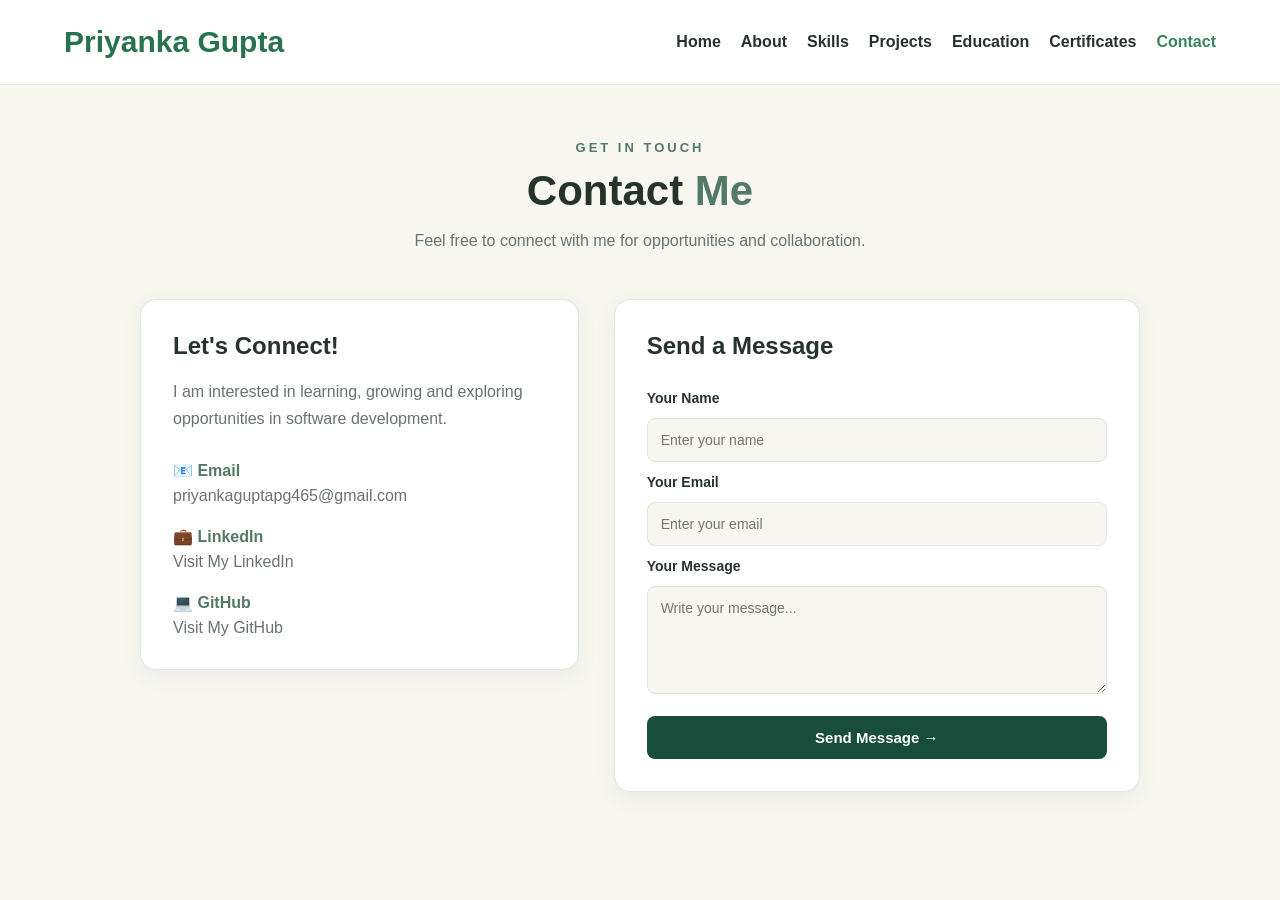
<file: contact.html>
<!DOCTYPE html>
<html lang="en">

<head>
    <meta charset="UTF-8">
    <meta name="viewport" content="width=device-width, initial-scale=1.0">
    <title>Contact | Priyanka Gupta</title>
    <link rel="stylesheet" href="style.css">
</head>

<body>

    <header class="header">
        <a href="index.html" class="logo">Priyanka Gupta</a>

        <nav class="navbar">
            <a href="index.html">Home</a>
            <a href="about.html">About</a>
            <a href="skills.html">Skills</a>
            <a href="projects.html">Projects</a>
            <a href="education.html">Education</a>
            <a href="certificates.html">Certificates</a>
            <a href="contact.html" class="active">Contact</a>
        </nav>
    </header>

    <main class="contact-section">

        <div class="page-heading">
            <p class="section-tag">GET IN TOUCH</p>
            <h1>Contact <span>Me</span></h1>
            <p>Feel free to connect with me for opportunities and collaboration.</p>
        </div>

        <div class="contact-container">

            <div class="contact-info">
                <h2>Let's Connect!</h2>

                <p>
                    I am interested in learning, growing and exploring
                    opportunities in software development.
                </p>

                <div class="contact-detail">
                    <strong>📧 Email</strong>
                    <p>
                        <a href="mailto:priyankaguptapg465@gmail.com">
                            priyankaguptapg465@gmail.com
                        </a>
                    </p>
                </div>

                <div class="contact-detail">
                    <strong>💼 LinkedIn</strong>
                    <p>
                        <a href="https://www.linkedin.com/in/priyanka-gupta-a5971a37a/"
                            target="_blank" rel="noopener noreferrer">
                            Visit My LinkedIn
                        </a>
                    </p>
                </div>

                <div class="contact-detail">
                    <strong>💻 GitHub</strong>
                    <p>
                        <a href="https://github.com/priyankaguptapg465-gif"
                            target="_blank" rel="noopener noreferrer">
                            Visit My GitHub
                        </a>
                    </p>
                </div>
            </div>

            <form class="contact-form"
                onsubmit="event.preventDefault(); alert('Thank you for your message! This demo form is not connected to a server yet.');">

                <h2>Send a Message</h2>

                <label for="name">Your Name</label>
                <input type="text" id="name" name="name"
                    placeholder="Enter your name" required>

                <label for="email">Your Email</label>
                <input type="email" id="email" name="email"
                    placeholder="Enter your email" required>

                <label for="message">Your Message</label>
                <textarea id="message" name="message" rows="5"
                    placeholder="Write your message..." required></textarea>

                <button type="submit">Send Message →</button>

            </form>

        </div>

    </main>

</body>

</html>
</file>
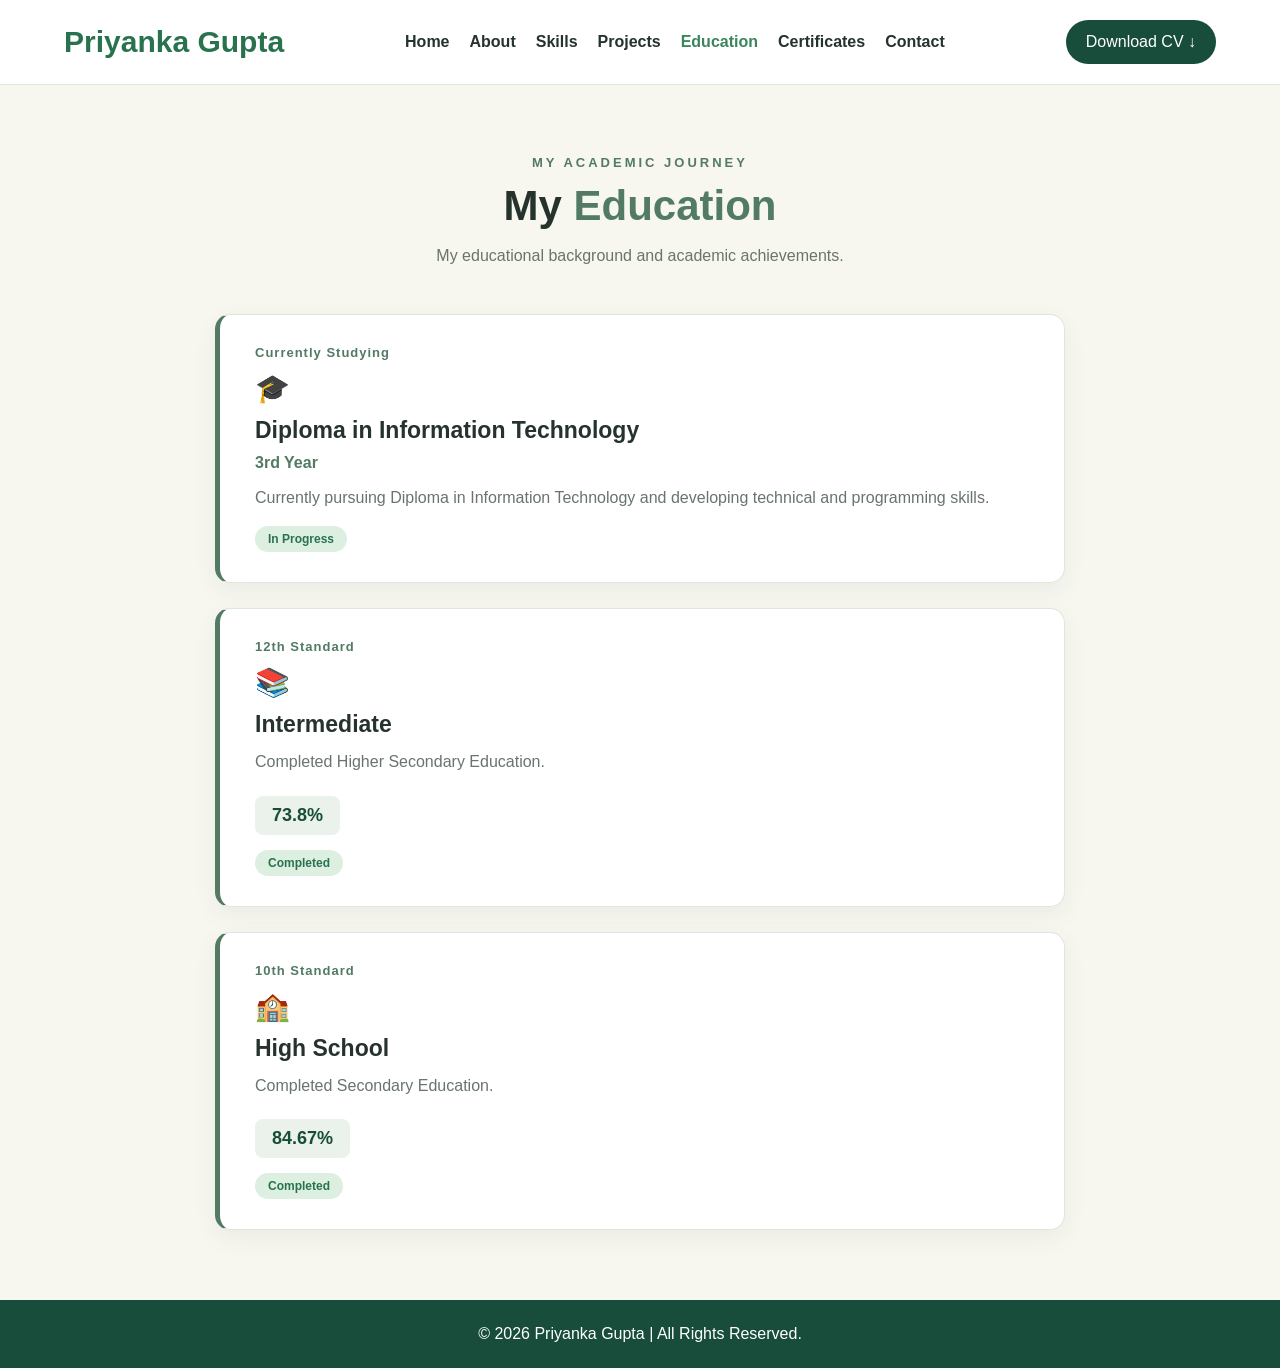
<file: education.html>
<!DOCTYPE html>
<html lang="en">

<head>
    <meta charset="UTF-8">
    <meta name="viewport" content="width=device-width, initial-scale=1.0">

    <meta name="description" content="Explore Priyanka Gupta's educational background and academic achievements.">

    <title>Education | Priyanka Gupta</title>

    <link rel="stylesheet" href="style.css">
</head>

<body>

    <!-- Navigation Bar -->
    <header class="header">

        <a href="index.html" class="logo">Priyanka Gupta</a>

        <nav class="navbar" aria-label="Main navigation">
            <a href="index.html">Home</a>
            <a href="about.html">About</a>
            <a href="skills.html">Skills</a>
            <a href="projects.html">Projects</a>
            <a href="education.html" class="active">Education</a>
            <a href="certificates.html">Certificates</a>
            <a href="contact.html">Contact</a>
        </nav>

        <a href="Priyanka_Gupta_CV_2026.pdf" class="cv-btn" download>
            Download CV ↓
        </a>

    </header>

    <!-- Education Section -->
    <main class="education-section">

        <div class="page-heading">

            <p class="section-tag">MY ACADEMIC JOURNEY</p>

            <h1>My <span>Education</span></h1>

            <p>
                My educational background and academic achievements.
            </p>

        </div>

        <!-- Education Timeline -->
        <div class="education-timeline">

            <!-- Diploma -->
            <div class="education-card">

                <div class="edu-year">Currently Studying</div>

                <div class="edu-icon">🎓</div>

                <h2>Diploma in Information Technology</h2>

                <h3>3rd Year</h3>

                <p>
                    Currently pursuing Diploma in Information Technology
                    and developing technical and programming skills.
                </p>

                <span class="edu-status">In Progress</span>

            </div>

            <!-- Intermediate -->
            <div class="education-card">

                <div class="edu-year">12th Standard</div>

                <div class="edu-icon">📚</div>

                <h2>Intermediate</h2>

                <p>Completed Higher Secondary Education.</p>

                <div class="percentage">73.8%</div>

                <span class="edu-status">Completed</span>

            </div>

            <!-- High School -->
            <div class="education-card">

                <div class="edu-year">10th Standard</div>

                <div class="edu-icon">🏫</div>

                <h2>High School</h2>

                <p>Completed Secondary Education.</p>

                <div class="percentage">84.67%</div>

                <span class="edu-status">Completed</span>

            </div>

        </div>

    </main>

    <!-- Footer -->
    <footer>
        © 2026 Priyanka Gupta | All Rights Reserved.
    </footer>

</body>

</html>
</file>
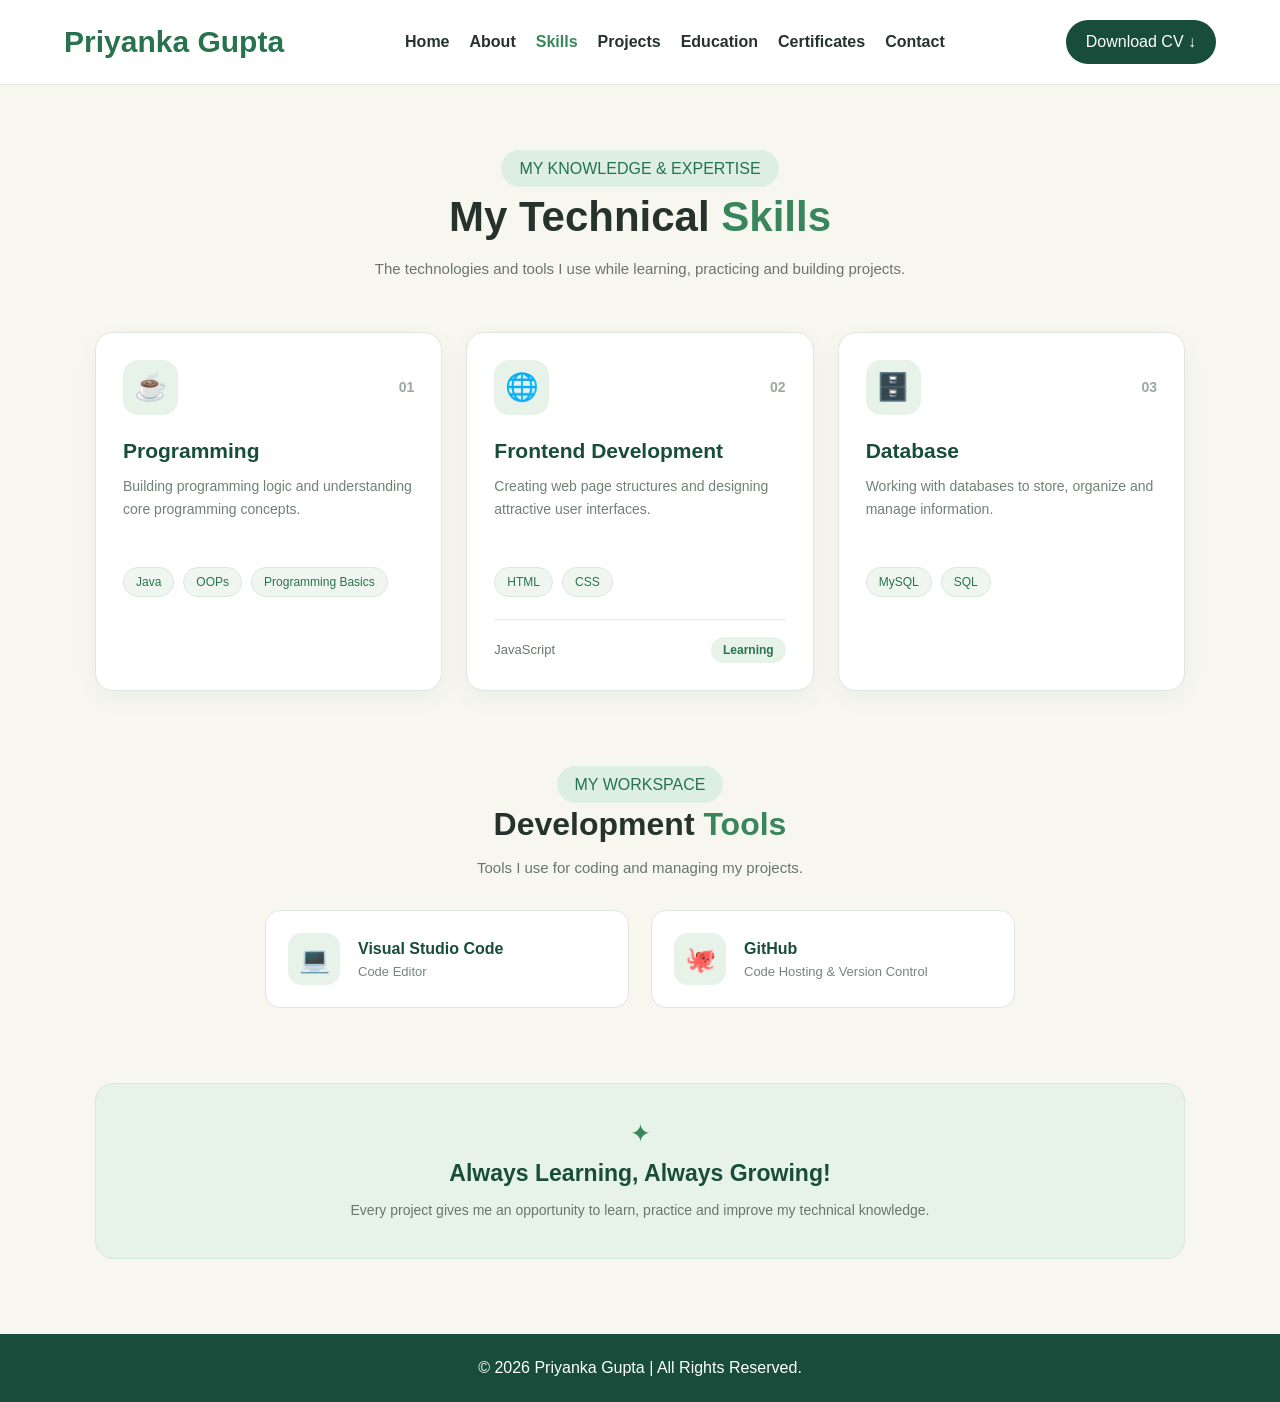
<file: skills.html>
<!DOCTYPE html>
<html lang="en">
<head>
    <meta charset="UTF-8">
    <meta name="viewport" content="width=device-width, initial-scale=1.0">
    <meta name="description" content="Explore Priyanka Gupta's technical skills and development tools.">
    <title>My Skills | Priyanka Gupta</title>
    <link rel="stylesheet" href="style.css">
</head>

<body>

    <!-- Navigation Bar -->
    <header>
        <a href="index.html" class="logo">Priyanka Gupta</a>

        <nav aria-label="Main navigation">
            <a href="index.html">Home</a>
            <a href="about.html">About</a>
            <a href="skills.html" class="active">Skills</a>
            <a href="projects.html">Projects</a>
            <a href="education.html">Education</a>
            <a href="certificates.html">Certificates</a>
            <a href="contact.html">Contact</a>
        </nav>

        <a href="Priyanka_Gupta_CV_2026.pdf" class="cv-btn" download>
            Download CV ↓
        </a>
    </header>

    <!-- Skills Section -->
    <main class="new-skills-section">

        <div class="new-skills-heading">
            <span class="welcome">MY KNOWLEDGE & EXPERTISE</span>

            <h1>My Technical <span>Skills</span></h1>

            <p>
                The technologies and tools I use while learning,
                practicing and building projects.
            </p>
        </div>

        <!-- Skill Categories -->
        <div class="skill-category-grid">

            <!-- Programming -->
            <div class="category-card">
                <div class="category-top">
                    <div class="category-icon">☕</div>
                    <span class="category-number">01</span>
                </div>

                <h2>Programming</h2>

                <p>
                    Building programming logic and understanding
                    core programming concepts.
                </p>

                <div class="skill-tags">
                    <span>Java</span>
                    <span>OOPs</span>
                    <span>Programming Basics</span>
                </div>
            </div>

            <!-- Frontend Development -->
            <div class="category-card">
                <div class="category-top">
                    <div class="category-icon">🌐</div>
                    <span class="category-number">02</span>
                </div>

                <h2>Frontend Development</h2>

                <p>
                    Creating web page structures and designing
                    attractive user interfaces.
                </p>

                <div class="skill-tags">
                    <span>HTML</span>
                    <span>CSS</span>
                </div>

                <div class="category-level">
                    <span>JavaScript</span>
                    <strong>Learning</strong>
                </div>
            </div>

            <!-- Database -->
            <div class="category-card">
                <div class="category-top">
                    <div class="category-icon">🗄️</div>
                    <span class="category-number">03</span>
                </div>

                <h2>Database</h2>

                <p>
                    Working with databases to store, organize
                    and manage information.
                </p>

                <div class="skill-tags">
                    <span>MySQL</span>
                    <span>SQL</span>
                </div>
            </div>

        </div>

        <!-- Development Tools -->
        <div class="new-tools-section">

            <div class="new-tools-heading">
                <span class="welcome">MY WORKSPACE</span>

                <h2>Development <span>Tools</span></h2>

                <p>
                    Tools I use for coding and managing my projects.
                </p>
            </div>

            <div class="new-tools-grid">

                <div class="new-tool-card">
                    <div class="new-tool-icon">💻</div>

                    <div>
                        <h3>Visual Studio Code</h3>
                        <p>Code Editor</p>
                    </div>
                </div>

                <div class="new-tool-card">
                    <div class="new-tool-icon">🐙</div>

                    <div>
                        <h3>GitHub</h3>
                        <p>Code Hosting & Version Control</p>
                    </div>
                </div>

            </div>
        </div>

        <!-- Closing Note -->
        <div class="new-skills-note">
            <span>✦</span>

            <h2>Always Learning, Always Growing!</h2>

            <p>
                Every project gives me an opportunity to learn,
                practice and improve my technical knowledge.
            </p>
        </div>

    </main>

    <!-- Footer -->
    <footer>
        © 2026 Priyanka Gupta | All Rights Reserved.
    </footer>

</body>
</html>
</file>
<file: style.css>
* {
    margin: 0;
    padding: 0;
    box-sizing: border-box;
}

body {
    background: #F7F7F0;
    color: #26332D;
    font-family: Arial, sans-serif;
}

header {
    min-height: 85px;
    padding: 20px 5%;
    display: flex;
    align-items: center;
    justify-content: space-between;
    background: #FFFFFF;
    border-bottom: 1px solid #DCE8DE;
}

.logo {
    font-size: 30px;
    font-weight: bold;
    color: #28734E;
    text-decoration: none;
}

nav {
    display: flex;
    gap: 20px;
    flex-wrap: wrap;
}

nav a {
    text-decoration: none;
    color: #26332D;
    font-weight: 600;
}

nav a:hover,
nav .active {
    color: #39865D;
}

.cv-btn,
.primary-btn {
    background: #174D3A;
    color: white;
    padding: 13px 20px;
    border-radius: 30px;
    text-decoration: none;
}

.hero {
    min-height: 570px;
    padding: 75px 9%;
    display: flex;
    align-items: center;
    justify-content: space-between;
    gap: 40px;
}

.welcome {
    background: #DCEFE1;
    color: #28734E;
    padding: 10px 18px;
    border-radius: 25px;
}

.hero h1 {
    font-size: 55px;
    margin: 30px 0 15px;
    line-height: 1.15;
}

.hero h1 span {
    color: #39865D;
}

.hero h2 {
    font-size: 22px;
    margin-bottom: 20px;
}

.hero p {
    max-width: 520px;
    line-height: 1.8;
    color: #59665D;
}

.buttons {
    display: flex;
    gap: 15px;
    margin-top: 30px;
    flex-wrap: wrap;
}

.secondary-btn {
    border: 2px solid #174D3A;
    color: #174D3A;
    padding: 12px 20px;
    border-radius: 30px;
    text-decoration: none;
}

.hero-image {
    text-align: center;
}

.photo {
    width: 300px;
    height: 300px;
    padding: 7px;
    border: none;
    border-radius: 50%;
    background: #DCEFE1;
    overflow: hidden;
    box-shadow: 0 10px 25px rgba(38, 51, 45, 0.15);
}

.photo img {
    width: 100%;
    height: 100%;
    display: block;
    object-fit: cover;
    object-position: center top;
    border-radius: 50%;
    transform: scale(1.16);
}

.hero-image h3 {
    margin-top: 22px;
    color: #39865D;
    font-size: 18px;
}

.social {
    display: flex;
    gap: 20px;
    margin-top: 30px;
}

.social a {
    color: #28734E;
    font-weight: bold;
}

.features {
    padding: 30px 7%;
    display: grid;
    grid-template-columns: repeat(4, 1fr);
    gap: 20px;
}

.feature-card {
    background: white;
    padding: 28px 15px;
    border-radius: 15px;
    text-align: center;
    border: 1px solid #DCE8DE;
    box-shadow: 0 5px 15px #26332D10;
    transition: all 0.3s ease;
}

.feature-card:hover {
    transform: translateY(-6px);
    box-shadow: 0 10px 25px #26332D15;
}

.feature-card h3 {
    color: #28734E;
    margin-bottom: 10px;
}

footer {
    text-align: center;
    padding: 25px;
    background: #174D3A;
    color: white;
}

@media (max-width: 900px) {
    header {
        flex-direction: column;
        gap: 20px;
    }

    nav {
        justify-content: center;
    }

    .hero {
        flex-direction: column;
        text-align: center;
    }

    .hero p {
        margin: auto;
    }

    .buttons,
    .social {
        justify-content: center;
    }

    .features {
        grid-template-columns: repeat(2, 1fr);
    }
}

@media (max-width: 500px) {
    .hero h1 {
        font-size: 38px;
    }

    .features {
        grid-template-columns: 1fr;
    }
}

/* BUTTON HOVER EFFECT */

.cv-btn,
.primary-btn,
.secondary-btn {
    transition: all 0.3s ease;
}

.cv-btn:hover,
.primary-btn:hover {
    background: #39865D;
    transform: translateY(-3px);
}

.secondary-btn:hover {
    background: #DCEFE1;
    transform: translateY(-3px);
}

/* ABOUT PAGE */

.about-section {
    min-height: 570px;
    padding: 65px 9%;
    display: flex;
    justify-content: space-between;
    align-items: center;
    gap: 50px;
}

.about-content {
    max-width: 650px;
    flex: 1.2;
}

.about-content h1 {
    font-size: 55px;
    margin: 25px 0;
}

.about-content h1 span {
    color: #39865D;
}

.about-content h2 {
    font-size: 26px;
    margin-bottom: 12px;
}

.about-content h3 {
    color: #39865D;
    margin-bottom: 22px;
}

.about-content p {
    line-height: 1.8;
    color: #59665D;
    margin-bottom: 30px;
}

.about-details {
    display: grid;
    grid-template-columns: repeat(2, 1fr);
    gap: 15px;
    margin-bottom: 35px;
}

.detail-box {
    background: white;
    padding: 18px;
    border-radius: 12px;
    border: 1px solid #DCE8DE;
}

.detail-box h4 {
    color: #28734E;
    margin-bottom: 8px;
}

.detail-box p {
    margin: 0;
    line-height: 1.6;
}

.about-content .primary-btn {
    display: inline-block;
    margin-top: 10px;
}

/* ABOUT PROFILE PHOTO */

.about-image {
    flex: 0.8;
    display: flex;
    flex-direction: column;
    justify-content: center;
    align-items: center;
    text-align: center;
    color: #39865D;
    font-size: 18px;
    margin-top: 22px;
}

.about-image img {
    width: 370px;
    height: 370px;
    display: block;
    object-fit: cover;
    object-position: center;
    border-radius: 50%;
    padding: 0;
    box-shadow: 0 8px 22px rgba(38, 51, 45, 0.12);
}

.about-image h3 {
    margin-top: 22px;
    color: #39865D;
    font-size: 18px;
}

@media (max-width: 800px) {
    .about-section {
        flex-direction: column;
        padding: 50px 6%;
        text-align: center;
    }

    .about-details {
        grid-template-columns: 1fr;
    }

    .about-content h1 {
        font-size: 40px;
    }
}

/* NEW SKILLS PAGE DESIGN */

.new-skills-section {
    max-width: 1150px;
    margin: auto;
    padding: 75px 30px;
}

.new-skills-heading {
    text-align: center;
    max-width: 650px;
    margin: 0 auto 50px;
}

.new-skills-heading h1 {
    font-size: 42px;
    color: #26332D;
    margin: 15px 0;
}

.new-skills-heading h1 span,
.new-tools-heading h2 span {
    color: #39865D;
}

.new-skills-heading p,
.new-tools-heading p {
    color: #68766D;
    line-height: 1.7;
    font-size: 15px;
}

/* CATEGORY CARDS */

.skill-category-grid {
    display: grid;
    grid-template-columns: repeat(3, 1fr);
    gap: 24px;
}

.category-card {
    background: #FFFFFF;
    border: 1px solid #DCE8DE;
    border-radius: 18px;
    padding: 27px;
    box-shadow: 0 8px 25px rgba(23, 77, 58, 0.05);
    transition: 0.3s ease;
}

.category-card:hover {
    transform: translateY(-7px);
    box-shadow: 0 14px 30px rgba(23, 77, 58, 0.10);
    border-color: #A9CBB3;
}

.category-top {
    display: flex;
    align-items: center;
    justify-content: space-between;
    margin-bottom: 24px;
}

.category-icon {
    width: 55px;
    height: 55px;
    background: #E7F3E9;
    border-radius: 15px;
    display: flex;
    align-items: center;
    justify-content: center;
    font-size: 27px;
}

.category-number {
    color: #9BAAA0;
    font-size: 14px;
    font-weight: 600;
}

.category-card h2 {
    color: #174D3A;
    font-size: 21px;
    margin-bottom: 12px;
}

.category-card > p {
    color: #718077;
    font-size: 14px;
    line-height: 1.7;
    min-height: 70px;
}

.skill-tags {
    display: flex;
    flex-wrap: wrap;
    gap: 9px;
    margin: 22px 0;
}

.skill-tags span {
    background: #EEF6EF;
    color: #28734E;
    border: 1px solid #DCE8DE;
    border-radius: 20px;
    padding: 7px 12px;
    font-size: 12px;
    font-weight: 500;
}

.category-level {
    border-top: 1px solid #E5ECE6;
    padding-top: 17px;
    display: flex;
    justify-content: space-between;
    align-items: center;
    color: #68766D;
    font-size: 13px;
}

.category-level strong {
    color: #28734E;
    background: #E7F3E9;
    padding: 6px 12px;
    border-radius: 20px;
    font-size: 12px;
}

/* DEVELOPMENT TOOLS */

.new-tools-section {
    margin-top: 85px;
}

.new-tools-heading {
    text-align: center;
    margin-bottom: 30px;
}

.new-tools-heading h2 {
    color: #26332D;
    font-size: 32px;
    margin: 12px 0;
}

.new-tools-grid {
    display: grid;
    grid-template-columns: repeat(2, 1fr);
    gap: 22px;
    max-width: 750px;
    margin: auto;
}

.new-tool-card {
    display: flex;
    align-items: center;
    gap: 18px;
    background: #FFFFFF;
    border: 1px solid #DCE8DE;
    border-radius: 15px;
    padding: 22px;
    transition: 0.3s ease;
}

.new-tool-card:hover {
    transform: translateY(-5px);
    border-color: #A9CBB3;
}

.new-tool-icon {
    width: 52px;
    height: 52px;
    flex-shrink: 0;
    background: #E7F3E9;
    border-radius: 14px;
    display: flex;
    align-items: center;
    justify-content: center;
    font-size: 25px;
}

.new-tool-card h3 {
    color: #174D3A;
    font-size: 16px;
    margin-bottom: 6px;
}

.new-tool-card p {
    color: #78857C;
    font-size: 13px;
}

/* CLOSING NOTE */

.new-skills-note {
    text-align: center;
    background: #E7F3E9;
    border: 1px solid #D5E8D9;
    border-radius: 18px;
    padding: 35px 20px;
    margin-top: 75px;
}

.new-skills-note > span {
    color: #39865D;
    font-size: 25px;
}

.new-skills-note h2 {
    color: #174D3A;
    font-size: 23px;
    margin: 12px 0;
}

.new-skills-note p {
    color: #68766D;
    line-height: 1.7;
    font-size: 14px;
}

/* SKILLS RESPONSIVE */

@media (max-width: 900px) {
    .skill-category-grid {
        grid-template-columns: repeat(2, 1fr);
    }
}

@media (max-width: 600px) {
    .new-skills-section {
        padding: 50px 18px;
    }

    .new-skills-heading h1 {
        font-size: 32px;
    }

    .skill-category-grid {
        grid-template-columns: 1fr;
    }

    .new-tools-grid {
        grid-template-columns: 1fr;
    }

    .new-tools-section {
        margin-top: 60px;
    }

    .new-skills-note {
        margin-top: 55px;
        padding: 28px 16px;
    }
}

/* PROJECTS PAGE */

.projects-section {
    min-height: 85vh;
    padding: 70px 8%;
    background: #F7F7F0;
}

.projects-heading {
    text-align: center;
    max-width: 650px;
    margin: 0 auto 50px;
}

.section-tag {
    color: #527A65;
    font-weight: 700;
    letter-spacing: 3px;
    font-size: 13px;
    margin-bottom: 12px;
}

.projects-heading h1 {
    font-size: 42px;
    color: #26332D;
    margin-bottom: 15px;
}

.projects-heading h1 span {
    color: #527A65;
}

.projects-heading p:last-child {
    color: #68746D;
    line-height: 1.7;
}

/* PROJECT GRID */

.projects-grid {
    display: grid;
    grid-template-columns: repeat(2, minmax(0, 1fr));
    gap: 28px;
    max-width: 1050px;
    margin: auto;
}

.project-card {
    background: #FFFFFF;
    padding: 32px;
    border: 1px solid #DCE7DD;
    border-radius: 18px;
    box-shadow: 0 8px 25px rgba(38, 51, 45, 0.06);
    transition: 0.3s ease;
}

.project-card:hover {
    transform: translateY(-7px);
    box-shadow: 0 14px 30px rgba(38, 51, 45, 0.12);
}

.project-number {
    color: #527A65;
    font-size: 14px;
    font-weight: 700;
    margin-bottom: 20px;
}

/* PROJECT IMAGE GALLERY */

.project-gallery {
    display: flex;
    flex-direction: column;
    gap: 10px;
    margin-bottom: 22px;
}

.project-gallery a {
    display: block;
    overflow: hidden;
    border-radius: 10px;
}

.main-project-image {
    display: block;
    width: 100%;
    height: 180px;
    object-fit: contain;
    object-position: center;
    background: #F7F7F0;
    border: 1px solid #DCE7DD;
    border-radius: 10px;
    transition: 0.3s ease;
}

.project-thumbnails {
    display: grid;
    grid-template-columns: repeat(4, minmax(0, 1fr));
    gap: 10px;
}

.project-thumbnails img {
    display: block;
    width: 100%;
    height: 75px;
    object-fit: cover;
    object-position: center;
    border: 1px solid #DCE7DD;
    border-radius: 9px;
    transition: 0.3s ease;
}

.project-gallery img:hover {
    transform: scale(1.04);
}

/* PROJECT DETAILS */

.project-card h2 {
    color: #26332D;
    font-size: 24px;
    margin-bottom: 15px;
}

.project-card p {
    color: #68746D;
    line-height: 1.7;
    margin-bottom: 22px;
}

.project-tech {
    display: flex;
    flex-wrap: wrap;
    gap: 10px;
    margin-bottom: 28px;
}

.project-tech span {
    background: #EAF2EB;
    color: #527A65;
    padding: 7px 13px;
    border-radius: 20px;
    font-size: 12px;
    font-weight: 600;
}

/* VIEW CODE BUTTON */

.project-links {
    margin-top: 20px;
}

.code-btn {
    display: inline-block;
    padding: 11px 25px;
    background: #174D3A;
    color: #FFFFFF;
    text-decoration: none;
    border-radius: 8px;
    font-size: 14px;
    font-weight: 600;
    transition: 0.3s ease;
}

.code-btn:hover {
    background: #28734E;
    transform: translateY(-3px);
    box-shadow: 0 5px 12px rgba(23, 77, 58, 0.18);
}

/* UPCOMING PROJECT */

.coming-soon {
    border-style: dashed;
}

.coming-text {
    color: #527A65;
    font-weight: 700;
    font-size: 14px;
}

/* COMMON PAGE HEADING */

.page-heading {
    text-align: center;
    max-width: 650px;
    margin: 0 auto 45px;
}

.page-heading h1 {
    color: #26332D;
    font-size: 42px;
    margin: 12px 0;
}

.page-heading h1 span {
    color: #527A65;
}

.page-heading > p:last-child {
    color: #68746D;
    line-height: 1.7;
}

/* PROJECTS RESPONSIVE */

@media (max-width: 768px) {
    .projects-section {
        padding: 50px 6%;
    }

    .projects-heading h1 {
        font-size: 34px;
    }

    .projects-grid {
        grid-template-columns: 1fr;
    }

    .project-card {
        padding: 25px;
    }

    .main-project-image {
        height: 160px;
    }

    .project-thumbnails img {
        height: 65px;
    }
}

@media (max-width: 400px) {
    .project-card {
        padding: 18px;
    }

    .project-thumbnails {
        gap: 6px;
    }

    .project-thumbnails img {
        height: 55px;
    }
}

/* EDUCATION PAGE */

.education-section {
    min-height: 85vh;
    padding: 70px 8%;
    background: #F7F7F0;
}

.education-timeline {
    max-width: 850px;
    margin: 40px auto 0;
    display: flex;
    flex-direction: column;
    gap: 25px;
    position: relative;
}

.education-card {
    position: relative;
    background: #FFFFFF;
    padding: 30px 35px;
    border: 1px solid #DCE7DD;
    border-left: 5px solid #527A65;
    border-radius: 15px;
    box-shadow: 0 8px 25px rgba(38, 51, 45, 0.06);
    transition: 0.3s ease;
}

.education-card:hover {
    transform: translateX(7px);
    box-shadow: 0 12px 28px rgba(38, 51, 45, 0.12);
}

.edu-year {
    color: #527A65;
    font-size: 13px;
    font-weight: 700;
    letter-spacing: 1px;
    margin-bottom: 12px;
}

.edu-icon {
    font-size: 28px;
    margin-bottom: 12px;
}

.education-card h2 {
    color: #26332D;
    font-size: 23px;
    margin-bottom: 10px;
}

.education-card h3 {
    color: #527A65;
    font-size: 16px;
    margin-bottom: 12px;
}

.education-card p {
    color: #68746D;
    line-height: 1.7;
    margin-bottom: 15px;
}

.percentage {
    display: inline-block;
    color: #174D3A;
    background: #EAF2EB;
    padding: 9px 17px;
    border-radius: 8px;
    font-size: 18px;
    font-weight: 700;
    margin: 5px 0 15px;
}

.edu-status {
    display: table;
    color: #28734E;
    background: #DCEFE1;
    padding: 6px 13px;
    border-radius: 20px;
    font-size: 12px;
    font-weight: 700;
}

@media (max-width: 768px) {
    .education-section {
        padding: 50px 6%;
    }

    .education-card {
        padding: 25px;
    }

    .education-card h2 {
        font-size: 20px;
    }
}

/* CERTIFICATES PAGE */

.certificates-section {
    min-height: 85vh;
    padding: 55px 6%;
    background: #F7F7F0;
}

.certificates-section .page-heading {
    margin-bottom: 35px;
}

.certificate-category {
    color: #174D3A;
    font-size: 23px;
    margin: 35px 0 18px;
    padding-left: 12px;
    border-left: 4px solid #527A65;
}

.certificates-grid {
    display: grid;
    grid-template-columns: repeat(4, minmax(0, 1fr));
    gap: 18px;
}

.certificate-card {
    background: #FFFFFF;
    padding: 13px;
    border: 1px solid #DCE7DD;
    border-radius: 13px;
    transition: 0.3s ease;
}

.certificate-card:hover {
    transform: translateY(-5px);
    box-shadow: 0 8px 20px rgba(38, 51, 45, 0.10);
}

.certificate-card img {
    width: 100%;
    height: 125px;
    object-fit: contain;
    background: #F7F7F0;
    border-radius: 8px;
    margin-bottom: 12px;
    cursor: pointer;
}

.certificate-card h3 {
    color: #174D3A;
    font-size: 15px;
    margin-bottom: 7px;
    line-height: 1.4;
}

.certificate-card p {
    color: #68746D;
    font-size: 12px;
    line-height: 1.5;
    margin-bottom: 12px;
}

.view-certificate {
    display: inline-block;
    background: #174D3A;
    color: #FFFFFF;
    padding: 7px 12px;
    border-radius: 6px;
    text-decoration: none;
    font-size: 11px;
    font-weight: 600;
    transition: 0.3s ease;
}

.view-certificate:hover {
    background: #28734E;
}

@media (max-width: 900px) {
    .certificates-grid {
        grid-template-columns: repeat(2, minmax(0, 1fr));
    }
}

@media (max-width: 500px) {
    .certificates-section {
        padding: 40px 5%;
    }

    .certificates-grid {
        grid-template-columns: 1fr;
    }
}

/* CONTACT PAGE */

.contact-section {
    min-height: 85vh;
    padding: 55px 6%;
    background: #F7F7F0;
}

.contact-container {
    max-width: 1000px;
    margin: auto;
    display: grid;
    grid-template-columns: 1fr 1.2fr;
    gap: 35px;
    align-items: start;
}

.contact-info,
.contact-form {
    background: white;
    padding: 32px;
    border: 1px solid #DCE7DD;
    border-radius: 16px;
    box-shadow: 0 7px 22px rgba(38, 51, 45, 0.06);
}

.contact-info h2,
.contact-form h2 {
    color: #26332D;
    margin-bottom: 18px;
}

.contact-info > p {
    color: #68746D;
    line-height: 1.7;
    margin-bottom: 28px;
}

.contact-detail {
    margin-top: 22px;
}

.contact-detail strong {
    color: #527A65;
}

.contact-detail p {
    margin-top: 7px;
    overflow-wrap: anywhere;
}

.contact-detail a {
    color: #68746D;
    text-decoration: none;
}

.contact-detail a:hover {
    color: #28734E;
    text-decoration: underline;
}

.contact-form {
    display: flex;
    flex-direction: column;
    gap: 12px;
}

.contact-form label {
    color: #26332D;
    font-size: 14px;
    font-weight: 600;
}

.contact-form input,
.contact-form textarea {
    width: 100%;
    padding: 13px;
    border: 1px solid #DCE7DD;
    border-radius: 8px;
    font: inherit;
    font-size: 14px;
    outline: none;
    background: #F7F7F0;
}

.contact-form input:focus,
.contact-form textarea:focus {
    border-color: #527A65;
}

.contact-form textarea {
    resize: vertical;
}

.contact-form button {
    margin-top: 10px;
    padding: 13px;
    border: none;
    border-radius: 8px;
    background: #174D3A;
    color: white;
    font-size: 15px;
    font-weight: 600;
    cursor: pointer;
}

.contact-form button:hover {
    background: #28734E;
}

/* CONTACT RESPONSIVE */

@media (max-width: 850px) {
    .contact-container {
        grid-template-columns: 1fr;
    }
}

/* ABOUT IMAGE RESPONSIVE FIX */

.about-image {
    width: 100%;
}

.about-image img {
    width: min(370px, 100%);
    height: auto;
    aspect-ratio: 1 / 1;
    object-fit: cover;
}

@media (max-width: 500px) {
    .about-image img {
        max-width: 280px;
    }
}
</file>
